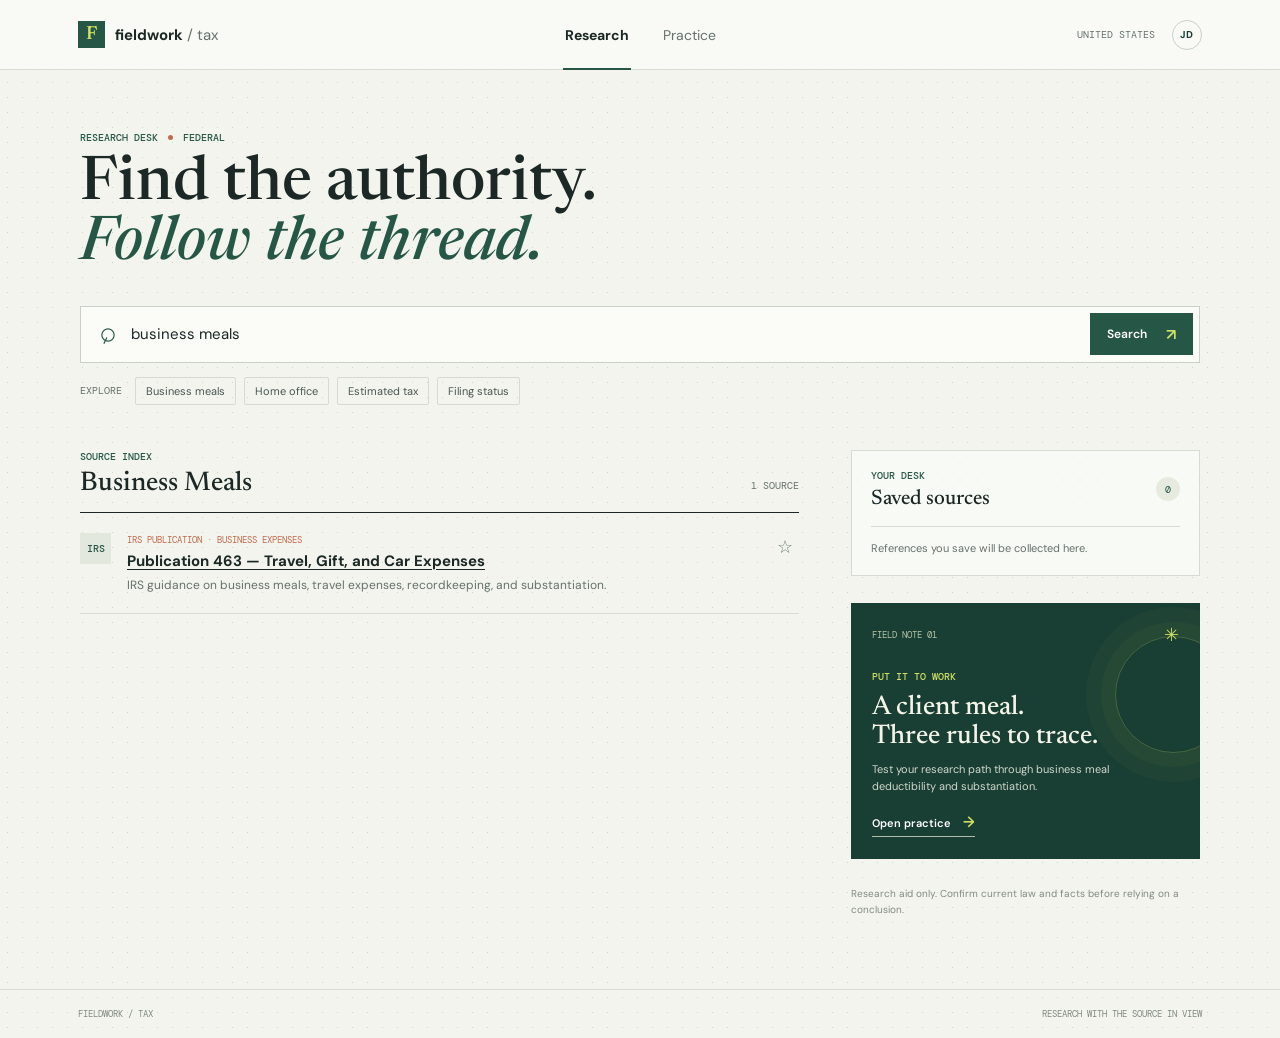
<file: index.html>
<!doctype html>
<html lang="en">
  <head>
    <meta charset="utf-8">
    <meta name="viewport" content="width=device-width, initial-scale=1">
    <meta name="theme-color" content="#f3f4ee">
    <title>Fieldwork Tax | Research Desk</title>
    <link rel="preconnect" href="https://fonts.googleapis.com">
    <link rel="preconnect" href="https://fonts.gstatic.com" crossorigin>
    <link href="https://fonts.googleapis.com/css2?family=DM+Mono:wght@400;500&family=DM+Sans:wght@400;500;600;700&family=Newsreader:opsz,wght@6..72,500;6..72,600&display=swap" rel="stylesheet">
    <link rel="stylesheet" href="styles.css">
    <script src="app.js" defer></script>
  </head>
  <body>
    <header class="topbar">
      <a class="wordmark" href="#research" aria-label="Fieldwork Tax home">
        <span class="mark" aria-hidden="true">F</span>
        <span>fieldwork<span class="wordmark-light"> / tax</span></span>
      </a>
      <nav class="main-nav" aria-label="Main navigation">
        <button class="nav-link is-active" type="button" data-view="research" aria-current="page">Research</button>
        <button class="nav-link" type="button" data-view="practice">Practice</button>
      </nav>
      <div class="topbar-right">
        <span class="edition-label">UNITED STATES</span>
        <span class="user-avatar" aria-label="Account">JD</span>
      </div>
    </header>

    <main>
      <section class="view is-visible" id="research-view" aria-labelledby="page-title">
        <div class="page-heading">
          <div>
            <p class="eyebrow">RESEARCH DESK <span class="eyebrow-dot"></span> FEDERAL</p>
            <h1 id="page-title">Find the authority.<br><em>Follow the thread.</em></h1>
          </div>
        </div>

        <form class="search-form" id="search-form" role="search">
          <span class="search-icon" aria-hidden="true">⌕</span>
          <label class="visually-hidden" for="research-query">Search tax topics and authorities</label>
          <input id="research-query" type="search" value="business meals" placeholder="Search a tax question, code section, or topic">
          <button type="submit" class="search-button">Search <span aria-hidden="true">↗</span></button>
        </form>

        <div class="topic-row" aria-label="Suggested topics">
          <span class="topic-label">EXPLORE</span>
          <button type="button" class="topic-chip" data-query="business meals">Business meals</button>
          <button type="button" class="topic-chip" data-query="home office">Home office</button>
          <button type="button" class="topic-chip" data-query="estimated tax">Estimated tax</button>
          <button type="button" class="topic-chip" data-query="filing status">Filing status</button>
        </div>

        <div class="research-layout">
          <section class="results-column" aria-labelledby="results-heading">
            <div class="section-heading">
              <div>
                <p class="eyebrow">SOURCE INDEX</p>
                <h2 id="results-heading">Business meals</h2>
              </div>
              <span class="result-count" id="result-count">4 SOURCES</span>
            </div>
            <div class="source-list" id="source-list" aria-live="polite"></div>
            <p class="empty-state" id="empty-state" hidden>No matching sources. Try a broader topic or a Code section.</p>
          </section>

          <aside class="side-column">
            <section class="saved-panel" aria-labelledby="saved-heading">
              <div class="panel-heading">
                <div>
                  <p class="eyebrow">YOUR DESK</p>
                  <h2 id="saved-heading">Saved sources</h2>
                </div>
                <span class="saved-count" id="saved-count">0</span>
              </div>
              <div id="saved-list" class="saved-list">
                <p class="saved-empty">References you save will be collected here.</p>
              </div>
            </section>

            <section class="practice-callout" aria-labelledby="practice-callout-heading">
              <div class="callout-topline"><span class="callout-index">FIELD NOTE 01</span><span class="callout-spark" aria-hidden="true">✳</span></div>
              <p class="eyebrow">PUT IT TO WORK</p>
              <h2 id="practice-callout-heading">A client meal.<br>Three rules to trace.</h2>
              <p>Test your research path through business meal deductibility and substantiation.</p>
              <button type="button" class="text-action" data-view="practice">Open practice <span aria-hidden="true">→</span></button>
            </section>

            <p class="disclaimer">Research aid only. Confirm current law and facts before relying on a conclusion.</p>
          </aside>
        </div>
      </section>

      <section class="view practice-view" id="practice-view" aria-labelledby="practice-title" hidden>
        <div class="practice-heading">
          <p class="eyebrow">PRACTICE ROOM <span class="eyebrow-dot"></span> RESEARCH METHOD</p>
          <h1 id="practice-title">Work the facts.<br><em>Then find the rule.</em></h1>
          <p class="practice-intro">Short tax scenarios for sharpening your authority trail.</p>
        </div>
        <div class="practice-layout">
          <div class="scenario-card" aria-live="polite">
            <div class="scenario-meta"><span id="scenario-number">SCENARIO 01 / 03</span><span id="scenario-topic">BUSINESS EXPENSES</span></div>
            <h2 id="scenario-title"></h2>
            <p id="scenario-facts" class="scenario-facts"></p>
            <div class="scenario-question">
              <span class="question-mark" aria-hidden="true">?</span>
              <p id="scenario-question"></p>
            </div>
            <div id="answer-panel" class="answer-panel" hidden>
              <p class="eyebrow">RESEARCH TRAIL</p>
              <p id="scenario-answer"></p>
              <div id="scenario-links" class="scenario-links"></div>
            </div>
            <div class="scenario-actions">
              <button type="button" id="reveal-answer" class="search-button">Reveal research trail <span aria-hidden="true">↗</span></button>
              <button type="button" id="next-scenario" class="next-button" hidden>Next scenario <span aria-hidden="true">→</span></button>
            </div>
          </div>
          <aside class="practice-aside">
            <span class="aside-number">01</span>
            <p class="eyebrow">A GOOD RESEARCH HABIT</p>
            <h2>Start with the statute. Check the guidance.</h2>
            <p>Trace the rule to its authority, then verify the facts, exceptions, and version that apply.</p>
            <div class="aside-rule"></div>
            <p class="disclaimer">Scenarios are educational, not tax advice. Confirm all conclusions using current primary authority.</p>
          </aside>
        </div>
      </section>
    </main>
    <footer class="site-footer"><span>FIELDWORK / TAX</span><span>RESEARCH WITH THE SOURCE IN VIEW</span></footer>
  </body>
</html>
</file>
<file: styles.css>
:root {
  color-scheme: light;
  --paper: #f3f4ee;
  --white: #fbfcf8;
  --ink: #1c2825;
  --muted: #66716b;
  --line: #d7dcd3;
  --green: #265746;
  --green-dark: #193e33;
  --lime: #d0df65;
  --coral: #c26b4c;
  --mono: "DM Mono", "Courier New", monospace;
  --sans: "DM Sans", "Segoe UI", sans-serif;
  --serif: "Newsreader", Georgia, serif;
}

* { box-sizing: border-box; }

body {
  margin: 0;
  background-color: var(--paper);
  background-image: radial-gradient(#cfd5ca 0.6px, transparent 0.6px);
  background-size: 15px 15px;
  color: var(--ink);
  font-family: var(--sans);
  font-size: 14px;
  -webkit-font-smoothing: antialiased;
}

button, input, select { font: inherit; }
button { color: inherit; }
a { color: inherit; }
.visually-hidden { position: absolute; width: 1px; height: 1px; padding: 0; margin: -1px; overflow: hidden; clip: rect(0, 0, 0, 0); white-space: nowrap; border: 0; }

.topbar {
  height: 70px;
  display: grid;
  grid-template-columns: 1fr auto 1fr;
  align-items: center;
  padding: 0 6.1%;
  border-bottom: 1px solid var(--line);
  background: rgba(251, 252, 248, 0.82);
}
.wordmark { display: inline-flex; gap: 10px; align-items: center; width: fit-content; text-decoration: none; font-size: 15px; font-weight: 700; letter-spacing: 0; }
.mark { display: grid; width: 27px; height: 27px; place-items: center; background: var(--green); color: var(--lime); font-family: var(--serif); font-size: 19px; font-weight: 600; }
.wordmark-light { color: var(--muted); font-weight: 400; }
.main-nav { height: 100%; display: flex; align-items: center; gap: 30px; }
.nav-link { position: relative; height: 100%; border: 0; padding: 0 2px; background: transparent; color: var(--muted); cursor: pointer; }
.nav-link.is-active { color: var(--ink); font-weight: 700; }
.nav-link.is-active::after { position: absolute; right: 0; bottom: -1px; left: 0; height: 2px; background: var(--green); content: ""; }
.topbar-right { display: flex; justify-content: flex-end; align-items: center; gap: 17px; }
.edition-label, .eyebrow, .result-count, .saved-count, .callout-index, .scenario-meta, .site-footer { font-family: var(--mono); font-size: 10px; letter-spacing: 0; }
.edition-label { color: var(--muted); }
.user-avatar { display: grid; width: 30px; height: 30px; place-items: center; border: 1px solid #c8d0c8; border-radius: 50%; color: var(--green-dark); font-size: 10px; font-weight: 700; }

main { width: min(1120px, 88%); margin: 0 auto; }
.view { padding: 61px 0 72px; }
.page-heading { display: flex; justify-content: space-between; align-items: flex-end; margin-bottom: 31px; }
.eyebrow { margin: 0 0 11px; color: var(--green); font-weight: 500; }
.eyebrow-dot { display: inline-block; width: 5px; height: 5px; margin: 0 4px 1px; border-radius: 50%; background: var(--coral); }
h1, h2, p { margin-top: 0; }
h1 { margin-bottom: 0; font-family: var(--serif); font-size: clamp(42px, 5vw, 61px); font-weight: 500; line-height: 0.98; letter-spacing: 0; }
h1 em { color: var(--green); font-weight: 500; }
.search-form { display: flex; height: 57px; align-items: center; gap: 13px; padding: 6px 6px 6px 18px; border: 1px solid #c8d0c7; background: var(--white); }
.search-icon { color: var(--green); font-family: var(--serif); font-size: 29px; line-height: 1; transform: rotate(-20deg); }
.search-form input { min-width: 0; flex: 1; border: 0; outline: 0; background: transparent; color: var(--ink); font-size: 15px; }
.search-form input::placeholder { color: #8a938c; }
.search-button { display: inline-flex; min-height: 42px; align-items: center; justify-content: center; gap: 19px; padding: 0 17px; border: 0; background: var(--green); color: white; cursor: pointer; font-size: 12px; font-weight: 600; }
.search-button:hover { background: var(--green-dark); }
.search-button span { color: var(--lime); font-size: 16px; }
.topic-row { display: flex; flex-wrap: wrap; align-items: center; gap: 8px; margin: 14px 0 45px; }
.topic-label { margin-right: 5px; color: var(--muted); font: 10px var(--mono); }
.topic-chip { padding: 6px 10px; border: 1px solid #d5dad2; border-radius: 2px; background: transparent; color: #485650; cursor: pointer; font-size: 11px; }
.topic-chip:hover { border-color: var(--green); color: var(--green); }

.research-layout { display: grid; grid-template-columns: minmax(0, 1.65fr) minmax(260px, 0.8fr); gap: 52px; }
.section-heading, .panel-heading { display: flex; justify-content: space-between; align-items: flex-end; }
.section-heading { padding-bottom: 15px; border-bottom: 1px solid var(--ink); }
.section-heading .eyebrow, .panel-heading .eyebrow { margin-bottom: 7px; }
.section-heading h2, .panel-heading h2 { margin: 0; font-family: var(--serif); font-size: 27px; font-weight: 500; letter-spacing: 0; }
.result-count { padding-bottom: 5px; color: var(--muted); }
.source-item { display: grid; grid-template-columns: 35px minmax(0, 1fr) auto; gap: 12px; padding: 20px 0 19px; border-bottom: 1px solid var(--line); }
.source-type { display: grid; width: 31px; height: 31px; place-items: center; background: #e2e8de; color: var(--green); font-family: var(--mono); font-size: 10px; font-weight: 500; }
.source-category { margin: 1px 0 5px; color: var(--coral); font: 9px var(--mono); }
.source-title { display: inline-block; margin-bottom: 5px; color: var(--ink); font-size: 15px; font-weight: 700; text-decoration-thickness: 1px; text-underline-offset: 3px; }
.source-title:hover { color: var(--green); }
.source-description { max-width: 520px; margin-bottom: 0; color: var(--muted); font-size: 12px; line-height: 1.55; }
.save-button { align-self: start; width: 29px; height: 29px; border: 1px solid transparent; background: transparent; color: #758078; cursor: pointer; font-size: 18px; line-height: 1; }
.save-button:hover, .save-button.is-saved { border-color: #d2dacf; color: var(--green); }
.empty-state { padding: 28px 0; color: var(--muted); }

.side-column { display: flex; flex-direction: column; gap: 27px; }
.saved-panel { padding: 18px 19px 15px; border: 1px solid #d6dbd3; background: rgba(251, 252, 248, 0.72); }
.panel-heading { align-items: center; }
.panel-heading h2 { font-size: 21px; }
.saved-count { display: grid; width: 24px; height: 24px; place-items: center; border-radius: 50%; background: #e6eadf; color: var(--green); }
.saved-list { margin-top: 16px; }
.saved-empty { margin: 0; padding: 13px 0 4px; border-top: 1px solid var(--line); color: var(--muted); font-size: 11px; line-height: 1.5; }
.saved-item { display: flex; justify-content: space-between; gap: 10px; padding: 11px 0; border-top: 1px solid var(--line); font-size: 11px; line-height: 1.4; }
.saved-item a { text-decoration: none; }
.saved-item a:hover { color: var(--green); text-decoration: underline; }
.saved-remove { flex: 0 0 auto; border: 0; background: transparent; color: var(--muted); cursor: pointer; font-size: 14px; }
.practice-callout { position: relative; overflow: hidden; padding: 20px 21px 22px; background: var(--green-dark); color: #f4f4e9; }
.practice-callout::after { position: absolute; top: 33px; right: -32px; width: 115px; height: 115px; border: 1px solid rgba(208, 223, 101, 0.25); border-radius: 50%; content: ""; box-shadow: 0 0 0 14px rgba(208, 223, 101, 0.04), 0 0 0 29px rgba(208, 223, 101, 0.03); }
.callout-topline { display: flex; justify-content: space-between; align-items: center; margin-bottom: 23px; }
.callout-index { color: #b6c4a8; font-size: 9px; }
.callout-spark { color: var(--lime); font-size: 18px; }
.practice-callout .eyebrow { color: var(--lime); }
.practice-callout h2 { position: relative; z-index: 1; margin: 0 0 10px; font-family: var(--serif); font-size: 27px; font-weight: 500; line-height: 1.06; }
.practice-callout > p:not(.eyebrow) { position: relative; z-index: 1; max-width: 265px; margin-bottom: 17px; color: #d1d8ce; font-size: 11px; line-height: 1.55; }
.text-action { position: relative; z-index: 1; padding: 0 0 4px; border: 0; border-bottom: 1px solid #aebda8; background: transparent; color: #fff; cursor: pointer; font-size: 11px; font-weight: 600; }
.text-action span { margin-left: 9px; color: var(--lime); font-size: 15px; }
.disclaimer { margin: 0; color: #818a82; font-size: 10px; line-height: 1.55; }

.practice-view { min-height: calc(100vh - 141px); }
.practice-heading { margin-bottom: 42px; }
.practice-heading h1 { margin-bottom: 14px; }
.practice-intro { margin: 0; color: var(--muted); font-size: 13px; }
.practice-layout { display: grid; grid-template-columns: minmax(0, 1.6fr) minmax(250px, 0.7fr); gap: 55px; align-items: start; }
.scenario-card { padding: 26px 30px 28px; border: 1px solid #d4dacf; background: var(--white); }
.scenario-meta { display: flex; justify-content: space-between; gap: 12px; color: var(--green); }
.scenario-meta span:last-child { color: var(--coral); text-align: right; }
.scenario-card h2 { margin: 29px 0 12px; font-family: var(--serif); font-size: 34px; font-weight: 500; line-height: 1.06; }
.scenario-facts { max-width: 610px; margin-bottom: 24px; color: #4b5851; font-size: 14px; line-height: 1.75; }
.scenario-question { display: flex; gap: 13px; align-items: flex-start; padding: 16px 0; border-top: 1px solid var(--line); border-bottom: 1px solid var(--line); }
.question-mark { display: grid; flex: 0 0 23px; width: 23px; height: 23px; place-items: center; background: var(--lime); color: var(--green-dark); font-family: var(--serif); }
.scenario-question p { margin: 1px 0 0; font-size: 13px; font-weight: 600; line-height: 1.55; }
.answer-panel { margin-top: 20px; padding: 17px; border-left: 2px solid var(--green); background: #f0f3eb; }
.answer-panel .eyebrow { margin-bottom: 8px; }
.answer-panel > p:not(.eyebrow) { margin: 0; color: #46534b; font-size: 12px; line-height: 1.7; }
.scenario-links { display: flex; flex-wrap: wrap; gap: 9px 18px; margin-top: 13px; }
.scenario-links a { color: var(--green); font-size: 11px; font-weight: 700; text-underline-offset: 3px; }
.scenario-actions { display: flex; flex-wrap: wrap; gap: 17px; align-items: center; margin-top: 20px; }
.next-button { padding: 8px 0; border: 0; border-bottom: 1px solid var(--line); background: transparent; cursor: pointer; font-size: 12px; font-weight: 600; }
.next-button span { margin-left: 8px; color: var(--green); }
.practice-aside { padding-top: 8px; }
.aside-number { display: block; margin-bottom: 29px; color: var(--coral); font-family: var(--serif); font-size: 46px; line-height: 1; }
.practice-aside h2 { max-width: 270px; margin: 0 0 12px; font-family: var(--serif); font-size: 26px; font-weight: 500; line-height: 1.08; }
.practice-aside > p:not(.eyebrow, .disclaimer) { max-width: 280px; color: var(--muted); font-size: 12px; line-height: 1.65; }
.aside-rule { width: 38px; height: 2px; margin: 22px 0 15px; background: var(--coral); }
.site-footer { display: flex; justify-content: space-between; padding: 18px 6.1%; border-top: 1px solid var(--line); color: #818a82; font-size: 9px; }

@media (max-width: 760px) {
  .topbar { height: 62px; grid-template-columns: 1fr auto; padding: 0 5%; }
  .main-nav { grid-row: 2; grid-column: 1 / -1; height: 41px; gap: 25px; }
  .topbar { height: 103px; align-content: space-between; }
  .topbar-right { grid-column: 2; grid-row: 1; }
  .edition-label { display: none; }
  .view { padding: 42px 0 52px; }
  main { width: 90%; }
  .page-heading { align-items: flex-end; gap: 12px; }
  h1 { font-size: clamp(40px, 11vw, 54px); }
  .search-form { height: 53px; gap: 8px; padding-left: 11px; }
  .search-form input { font-size: 13px; }
  .search-button { gap: 9px; padding: 0 12px; }
  .topic-row { margin-bottom: 35px; }
  .research-layout, .practice-layout { grid-template-columns: 1fr; gap: 36px; }
  .side-column { gap: 20px; }
  .source-item { grid-template-columns: 31px minmax(0, 1fr) 25px; gap: 9px; }
  .source-description { font-size: 11px; }
  .practice-heading { margin-bottom: 30px; }
  .practice-aside { padding-top: 0; }
  .aside-number { margin-bottom: 15px; }
  .practice-aside h2 { max-width: 360px; }
}

@media (max-width: 420px) {
  .page-heading { align-items: flex-start; }
  .search-form { gap: 5px; padding-right: 4px; }
  .search-form input { font-size: 12px; }
  .search-button { min-height: 39px; padding: 0 9px; font-size: 11px; }
  .topic-label { width: 100%; }
  .topic-chip { font-size: 10px; }
  .scenario-card { padding: 21px 17px; }
  .scenario-card h2 { font-size: 30px; }
  .scenario-meta { font-size: 9px; }
  .site-footer { padding-right: 5%; padding-left: 5%; font-size: 8px; }
}
</file>
